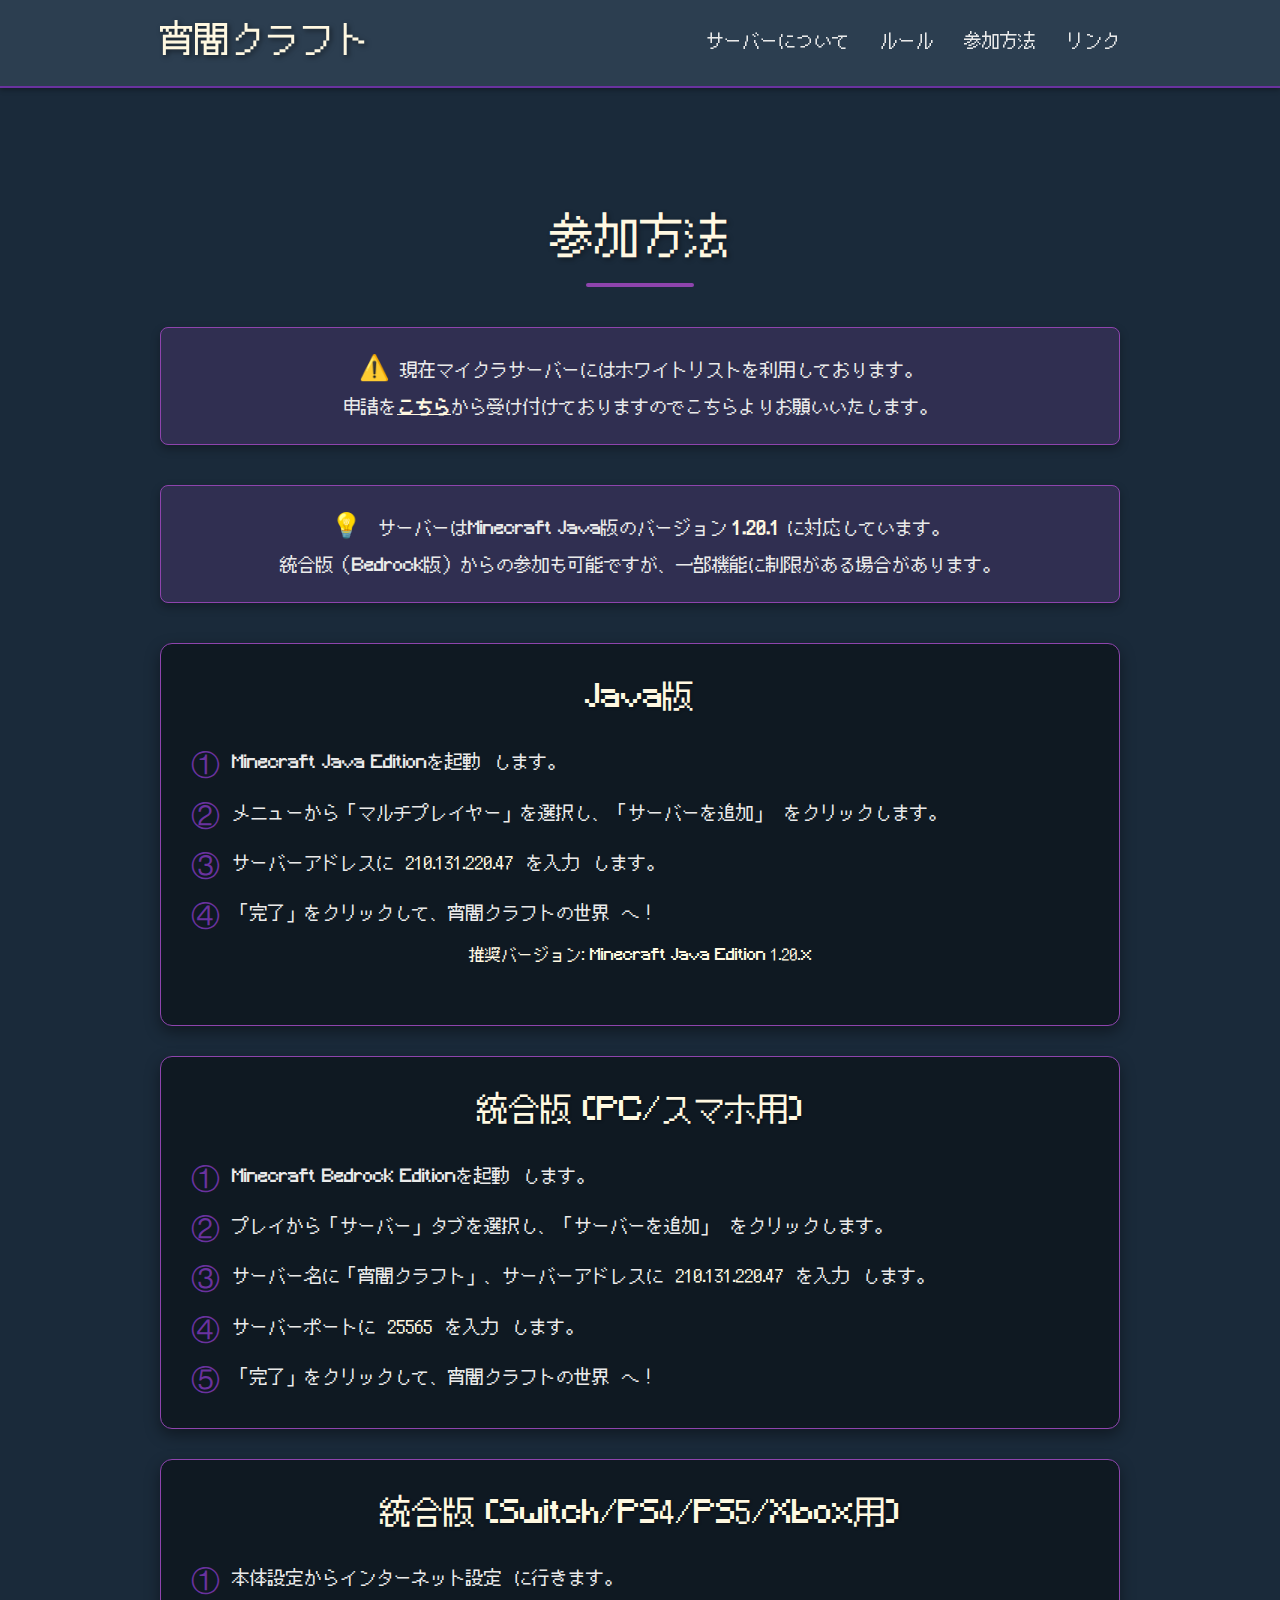
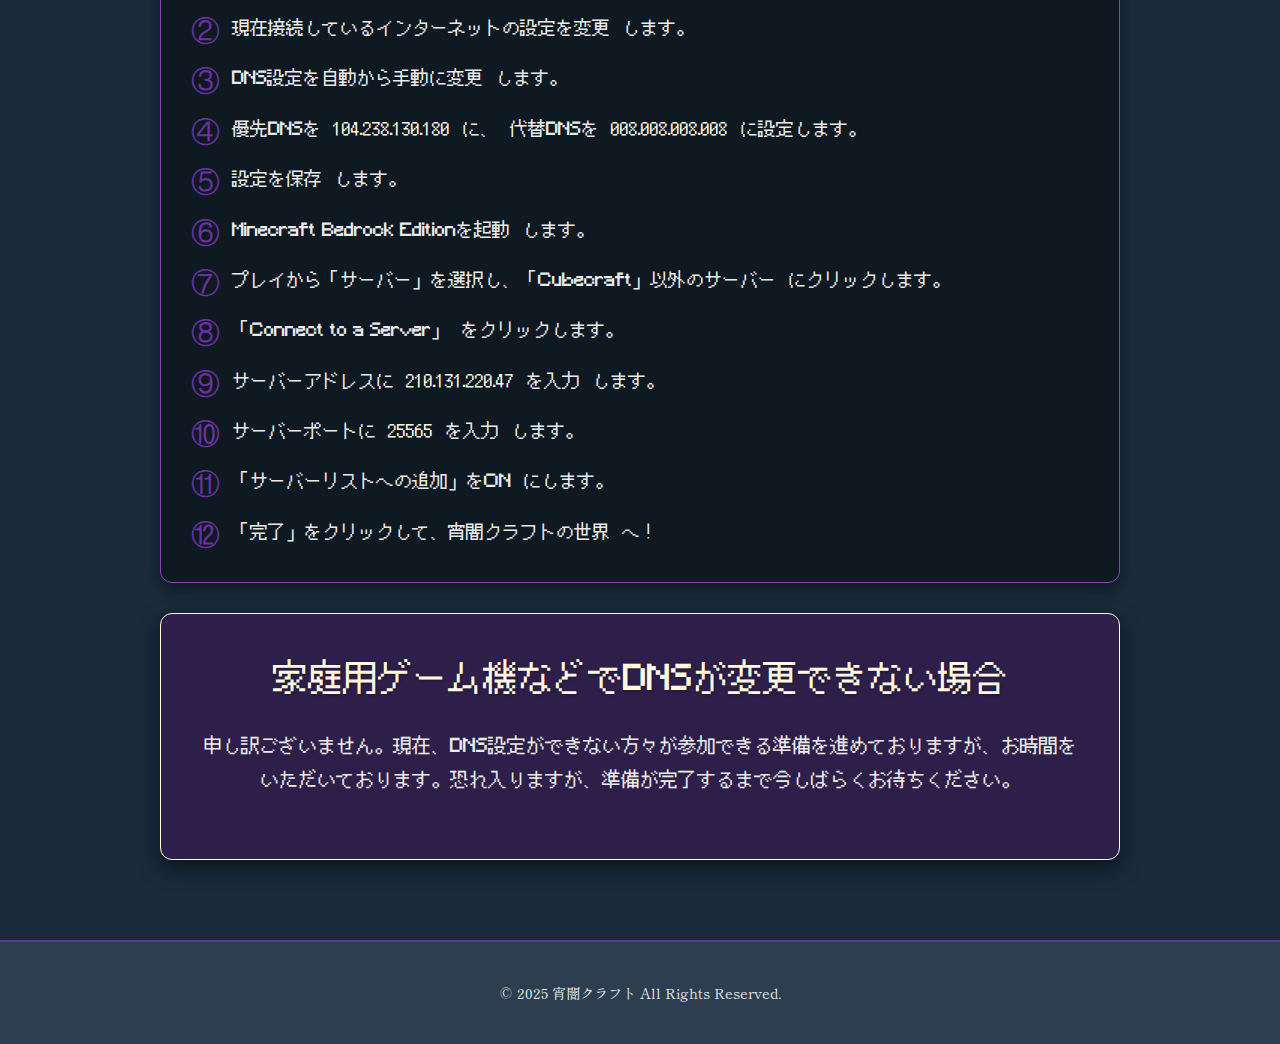
<file: join.html>
<!DOCTYPE html>
<html lang="ja">
<head>
    <meta charset="UTF-8">
    <meta name="viewport" content="width=device-width, initial-scale=1.0">
    <title>宵闇クラフト - 参加方法</title>
    <link rel="preconnect" href="https://fonts.googleapis.com">
    <link rel="preconnect" href="https://fonts.gstatic.com" crossorigin>
    <link rel="icon" href="favicon.ico" type="image/x-icon">
    <link href="https://fonts.googleapis.com/css2?family=Shippori+Mincho:wght@400;600&display=swap" rel="stylesheet">
    <link rel="stylesheet" href="style.css">
</head>
<body>
    <header class="header">
        <div class="container">
            <h1 class="site-logo">宵闇クラフト</h1>
            <nav class="main-nav">
                <ul>
                    <li><a href="index.html#about">サーバーについて</a></li>
                    <li><a href="index.html#rules">ルール</a></li>
                    <li><a href="join.html">参加方法</a></li>
                    <li><a href="index.html#links">リンク</a></li>
                </ul>
            </nav>
        </div>
    </header>

    <main>
        <section id="join-method" class="section reveal">
            <div class="container">
                <h2 class="section-title">参加方法</h2>

                <div class="important-note-box">
                    <p><span class="note-icon">⚠️</span>現在マイクラサーバーにはホワイトリストを利用しております。</p>
                    <p>申請を<a href="https://forms.gle/XpYBGKYB7T55Az1a6" target="_blank" class="highlight-link">こちら</a>から受け付けておりますのでこちらよりお願いいたします。</p>
                </div>
                <div class="important-note-box">
                    <p><span class="note-icon">💡</span> サーバーはMinecraft Java版のバージョン <span class="highlight-version">1.20.1</span> に対応しています。</p>
                    <p>統合版（Bedrock版）からの参加も可能ですが、一部機能に制限がある場合があります。</p>
                </div>

                <div class="join-method-grid">
                    <div class="join-method-card">
                        <h3>Java版</h3>
                        <ol class="join-steps">
                            <li><span class="step-icon">①</span> Minecraft Java Editionを起動<span class="no-break">します。</span></li>
                            <li><span class="step-icon">②</span> メニューから「マルチプレイヤー」を選択し、「サーバーを追加」<span class="no-break">をクリックします。</span></li>
                            <li><span class="step-icon">③</span> サーバーアドレスに <span class="highlight-ip">210.131.220.47</span> を入力<span class="no-break">します。</span></li>
                            <li><span class="step-icon">④</span> 「完了」をクリックして、宵闇クラフトの世界<span class="no-break">へ！</span></li>
                        </ol>
                        <p class="version-info">推奨バージョン: Minecraft Java Edition 1.20.x</p>
                    </div>

                    <div class="join-method-card">
                        <h3>統合版 (PC/スマホ用)</h3>
                        <ol class="join-steps">
                            <li><span class="step-icon">①</span> Minecraft Bedrock Editionを起動<span class="no-break">します。</span></li>
                            <li><span class="step-icon">②</span> プレイから「サーバー」タブを選択し、「サーバーを追加」<span class="no-break">をクリックします。</span></li>
                            <li><span class="step-icon">③</span> サーバー名に「宵闇クラフト」、サーバーアドレスに <span class="highlight-ip">210.131.220.47</span> を入力<span class="no-break">します。</span></li>
                            <li><span class="step-icon">④</span> サーバーポートに <span class="highlight-ip">25565</span> を入力<span class="no-break">します。</span></li>
                            <li><span class="step-icon">⑤</span> 「完了」をクリックして、宵闇クラフトの世界<span class="no-break">へ！</span></li>
                        </ol>
                    </div>

                    <div class="join-method-card">
                        <h3>統合版 (Switch/PS4/PS5/Xbox用)</h3>
                        <ol class="join-steps">
                            <li><span class="step-icon">①</span> 本体設定からインターネット設定<span class="no-break">に行きます。</span></li>
                            <li><span class="step-icon">②</span> 現在接続しているインターネットの設定を変更<span class="no-break">します。</span></li>
                            <li><span class="step-icon">③</span> DNS設定を自動から手動に変更<span class="no-break">します。</span></li>
                            <li><span class="step-icon">④</span> 優先DNSを <span class="highlight-ip">104.238.130.180</span> <span class="no-break">に、</span>代替DNSを <span class="highlight-ip">008.008.008.008</span> <span class="no-break">に設定します。</span></li>
                            <li><span class="step-icon">⑤</span> 設定を保存<span class="no-break">します。</span></li>
                            <li><span class="step-icon">⑥</span> Minecraft Bedrock Editionを起動<span class="no-break">します。</span></li>
                            <li><span class="step-icon">⑦</span> プレイから「サーバー」を選択し、「Cubecraft」以外のサーバー<span class="no-break">にクリックします。</span></li>
                            <li><span class="step-icon">⑧</span> 「Connect to a Server」<span class="no-break">をクリックします。</span></li>
                            <li><span class="step-icon">⑨</span> サーバーアドレスに <span class="highlight-ip">210.131.220.47</span> を入力<span class="no-break">します。</span></li>
                            <li><span class="step-icon">⑩</span> サーバーポートに <span class="highlight-ip">25565</span> を入力<span class="no-break">します。</span></li>
                            <li><span class="step-icon">⑪</span> 「サーバーリストへの追加」をON<span class="no-break">にします。</span></li>
                            <li><span class="step-icon">⑫</span> 「完了」をクリックして、宵闇クラフトの世界<span class="no-break">へ！</span></li>
                        </ol>
                    </div>

                    <div class="join-method-card join-method-note">
                        <h3>家庭用ゲーム機などでDNSが変更できない場合</h3>
                        <p>申し訳ございません。現在、DNS設定ができない方々が参加できる準備を進めておりますが、お時間をいただいております。恐れ入りますが、準備が完了するまで今しばらくお待ちください。</p>
                    </div>
                </div>
            </div>
        </section>
    </main>

    <footer class="footer">
        <div class="container">
            <p>&copy; 2025 宵闇クラフト All Rights Reserved.</p>
        </div>
    </footer>

    <script src="script.js"></script>
</body>
</html>
</file>
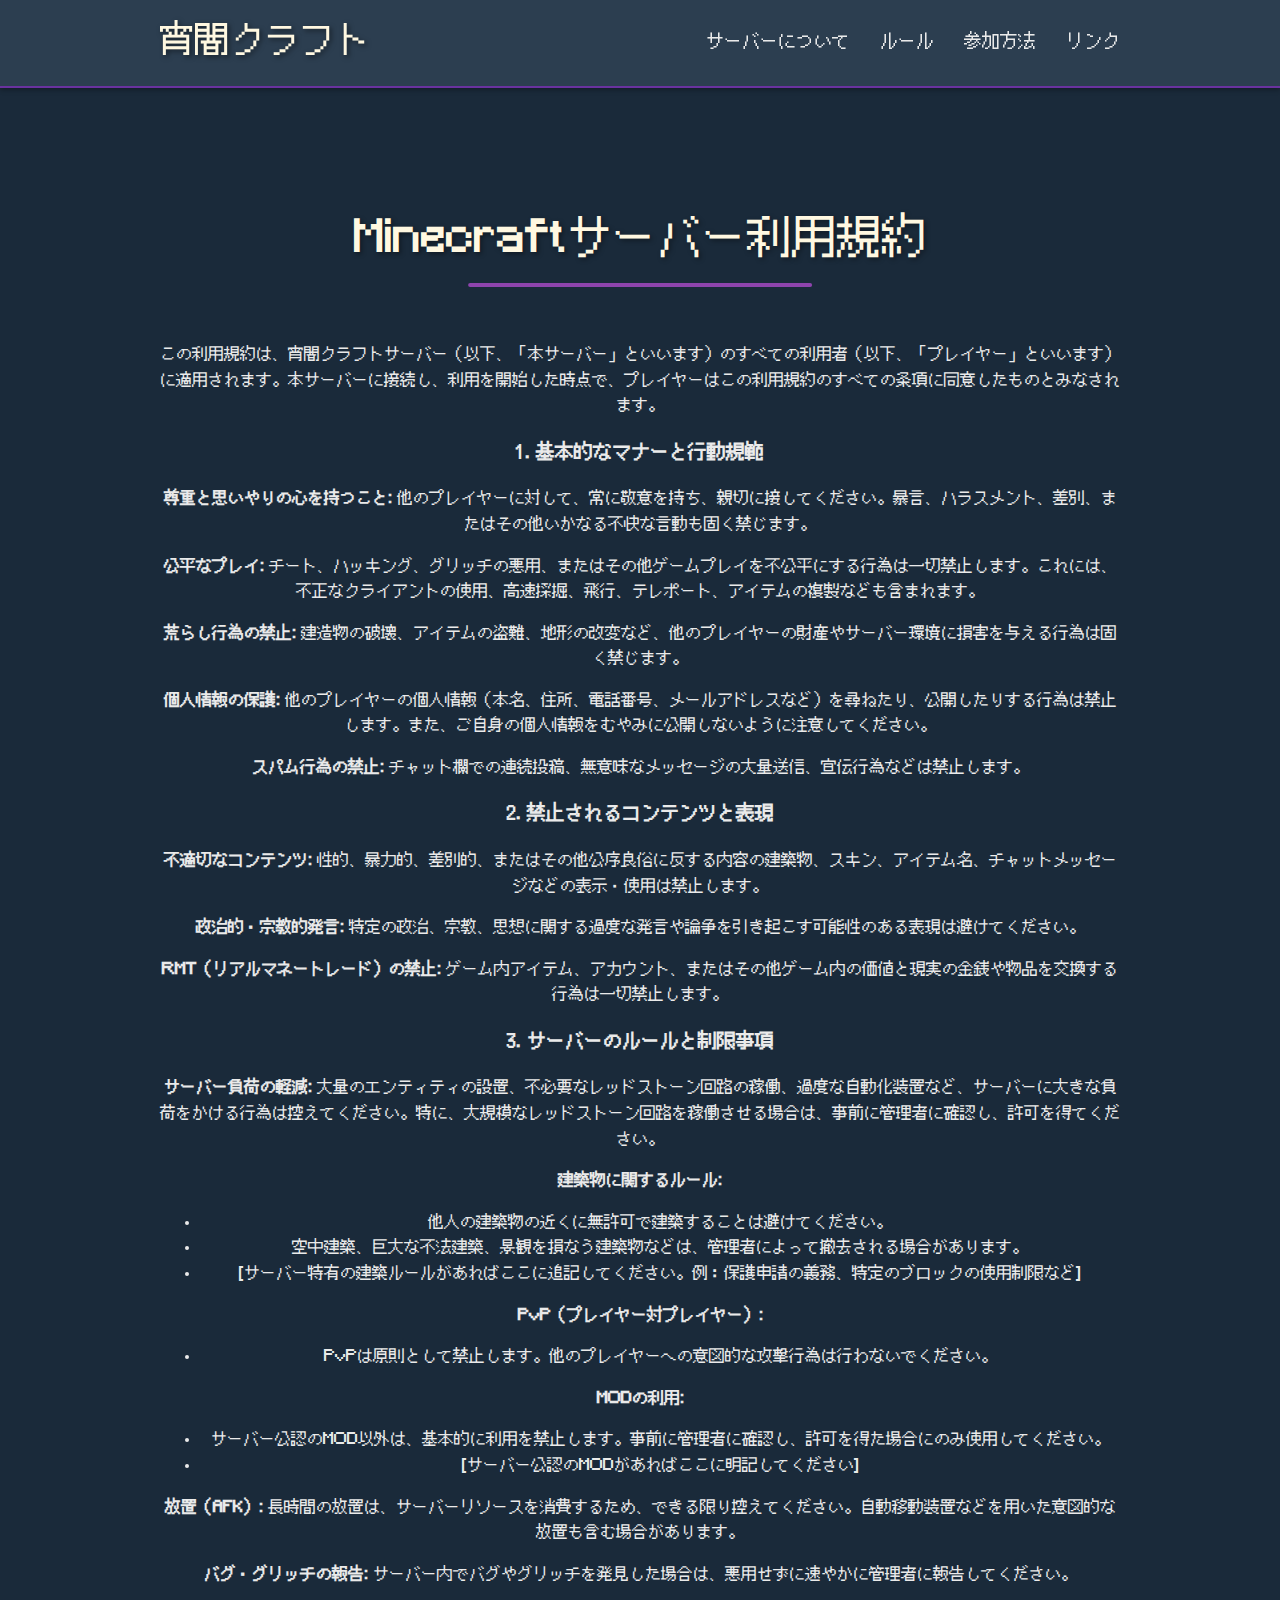
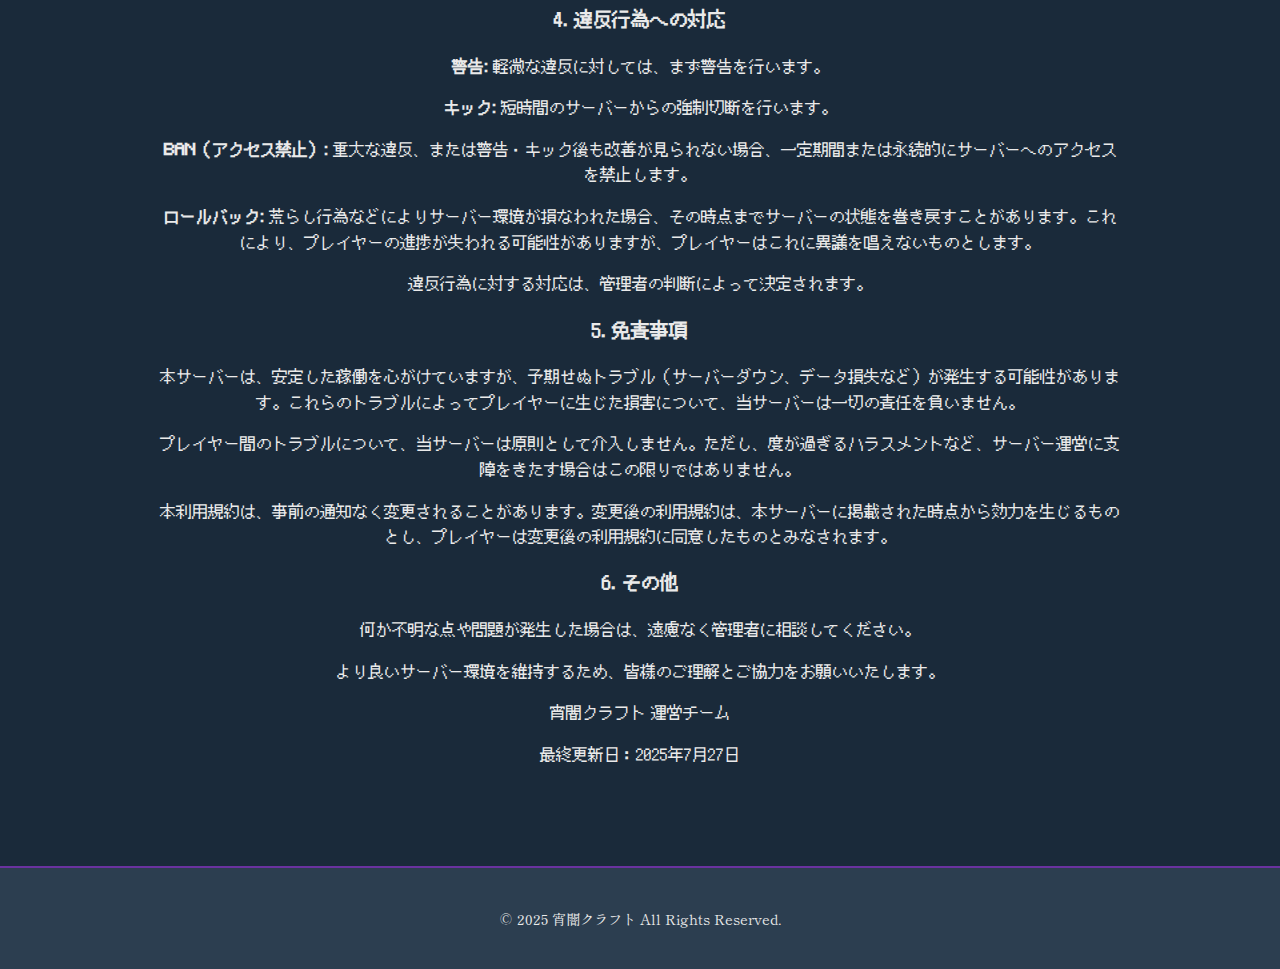
<file: terms.html>
<!DOCTYPE html>
<html lang="ja">
<head>
    <meta charset="UTF-8">
    <meta name="viewport" content="width=device-width, initial-scale=1.0">
    <title>宵闇クラフト - 利用規約</title>
    <link rel="preconnect" href="https://fonts.googleapis.com">
    <link rel="preconnect" href="https://fonts.gstatic.com" crossorigin>
    <link href="https://fonts.googleapis.com/css2?family=Shippori+Mincho:wght@400;600&display=swap" rel="stylesheet">
    <link rel="stylesheet" href="style.css">
</head>
<body>
    <header class="header">
        <div class="container">
            <h1 class="site-logo">宵闇クラフト</h1>
            <nav class="main-nav">
                <ul>
                    <li><a href="index.html#about">サーバーについて</a></li>
                    <li><a href="index.html#rules">ルール</a></li>
                    <li><a href="join.html">参加方法</a></li>
                    <li><a href="index.html#links">リンク</a></li>
                </ul>
            </nav>
        </div>
    </header>

    <main>
        <section id="terms-of-service" class="section reveal">
            <div class="container">
                <h2 class="section-title">Minecraftサーバー利用規約</h2>

                <div class="terms-content">
                    <p>この利用規約は、宵闇クラフトサーバー（以下、「本サーバー」といいます）のすべての利用者（以下、「プレイヤー」といいます）に適用されます。本サーバーに接続し、利用を開始した時点で、プレイヤーはこの利用規約のすべての条項に同意したものとみなされます。</p>

                    <h3>1. 基本的なマナーと行動規範</h3>
                    <p><strong>尊重と思いやりの心を持つこと:</strong> 他のプレイヤーに対して、常に敬意を持ち、親切に接してください。暴言、ハラスメント、差別、またはその他いかなる不快な言動も固く禁じます。</p>
                    <p><strong>公平なプレイ:</strong> チート、ハッキング、グリッチの悪用、またはその他ゲームプレイを不公平にする行為は一切禁止します。これには、不正なクライアントの使用、高速採掘、飛行、テレポート、アイテムの複製なども含まれます。</p>
                    <p><strong>荒らし行為の禁止:</strong> 建造物の破壊、アイテムの盗難、地形の改変など、他のプレイヤーの財産やサーバー環境に損害を与える行為は固く禁じます。</p>
                    <p><strong>個人情報の保護:</strong> 他のプレイヤーの個人情報（本名、住所、電話番号、メールアドレスなど）を尋ねたり、公開したりする行為は禁止します。また、ご自身の個人情報をむやみに公開しないように注意してください。</p>
                    <p><strong>スパム行為の禁止:</strong> チャット欄での連続投稿、無意味なメッセージの大量送信、宣伝行為などは禁止します。</p>

                    <h3>2. 禁止されるコンテンツと表現</h3>
                    <p><strong>不適切なコンテンツ:</strong> 性的、暴力的、差別的、またはその他公序良俗に反する内容の建築物、スキン、アイテム名、チャットメッセージなどの表示・使用は禁止します。</p>
                    <p><strong>政治的・宗教的発言:</strong> 特定の政治、宗教、思想に関する過度な発言や論争を引き起こす可能性のある表現は避けてください。</p>
                    <p><strong>RMT（リアルマネートレード）の禁止:</strong> ゲーム内アイテム、アカウント、またはその他ゲーム内の価値と現実の金銭や物品を交換する行為は一切禁止します。</p>

                    <h3>3. サーバーのルールと制限事項</h3>
                    <p><strong>サーバー負荷の軽減:</strong> 大量のエンティティの設置、不必要なレッドストーン回路の稼働、過度な自動化装置など、サーバーに大きな負荷をかける行為は控えてください。特に、大規模なレッドストーン回路を稼働させる場合は、事前に管理者に確認し、許可を得てください。</p>
                    <p><strong>建築物に関するルール:</strong></p>
                    <ul>
                        <li>他人の建築物の近くに無許可で建築することは避けてください。</li>
                        <li>空中建築、巨大な不法建築、景観を損なう建築物などは、管理者によって撤去される場合があります。</li>
                        <li>[サーバー特有の建築ルールがあればここに追記してください。例：保護申請の義務、特定のブロックの使用制限など]</li>
                    </ul>
                    <p><strong>PvP（プレイヤー対プレイヤー）:</strong></p>
                    <ul>
                        <li>PvPは原則として禁止します。他のプレイヤーへの意図的な攻撃行為は行わないでください。</li>
                    </ul>
                    <p><strong>MODの利用:</strong></p>
                    <ul>
                        <li>サーバー公認のMOD以外は、基本的に利用を禁止します。事前に管理者に確認し、許可を得た場合にのみ使用してください。</li>
                        <li>[サーバー公認のMODがあればここに明記してください]</li>
                    </ul>
                    <p><strong>放置（AFK）:</strong> 長時間の放置は、サーバーリソースを消費するため、できる限り控えてください。自動移動装置などを用いた意図的な放置も含む場合があります。</p>
                    <p><strong>バグ・グリッチの報告:</strong> サーバー内でバグやグリッチを発見した場合は、悪用せずに速やかに管理者に報告してください。</p>

                    <h3>4. 違反行為への対応</h3>
                    <p><strong>警告:</strong> 軽微な違反に対しては、まず警告を行います。</p>
                    <p><strong>キック:</strong> 短時間のサーバーからの強制切断を行います。</p>
                    <p><strong>BAN（アクセス禁止）:</strong> 重大な違反、または警告・キック後も改善が見られない場合、一定期間または永続的にサーバーへのアクセスを禁止します。</p>
                    <p><strong>ロールバック:</strong> 荒らし行為などによりサーバー環境が損なわれた場合、その時点までサーバーの状態を巻き戻すことがあります。これにより、プレイヤーの進捗が失われる可能性がありますが、プレイヤーはこれに異議を唱えないものとします。</p>
                    <p>違反行為に対する対応は、管理者の判断によって決定されます。</p>

                    <h3>5. 免責事項</h3>
                    <p>本サーバーは、安定した稼働を心がけていますが、予期せぬトラブル（サーバーダウン、データ損失など）が発生する可能性があります。これらのトラブルによってプレイヤーに生じた損害について、当サーバーは一切の責任を負いません。</p>
                    <p>プレイヤー間のトラブルについて、当サーバーは原則として介入しません。ただし、度が過ぎるハラスメントなど、サーバー運営に支障をきたす場合はこの限りではありません。</p>
                    <p>本利用規約は、事前の通知なく変更されることがあります。変更後の利用規約は、本サーバーに掲載された時点から効力を生じるものとし、プレイヤーは変更後の利用規約に同意したものとみなされます。</p>

                    <h3>6. その他</h3>
                    <p>何か不明な点や問題が発生した場合は、遠慮なく管理者に相談してください。</p>
                    <p>より良いサーバー環境を維持するため、皆様のご理解とご協力をお願いいたします。</p>
                    <p>宵闇クラフト 運営チーム</p>

                    <p class="last-updated">最終更新日：2025年7月27日</p>
                </div>
            </div>
        </section>
    </main>

    <footer class="footer">
        <div class="container">
            <p>&copy; 2025 宵闇クラフト All Rights Reserved.</p>
        </div>
    </footer>

    <script src="script.js"></script>
</body>
</html>
</file>
<file: style.css>
/* --- カスタムフォントの定義 --- */
@font-face {
    font-family: 'MinecraftCustomFont';
    src: url('fonts/Minecraft_en.ttf') format('truetype');
    font-weight: normal;
    font-style: normal;
    font-display: swap;
    unicode-range: U+0020-007F; /* 半角英数字 */
}

@font-face {
    font-family: 'MinecraftCustomFont';
    src: url('fonts/Minecraft_ja.ttf') format('truetype');
    font-weight: normal;
    font-style: normal;
    font-display: swap;
    /* 日本語、数字、記号のUnicode範囲 */
    unicode-range: U+0030-0039, U+3040-309F, U+30A0-30FF, U+FF66-FF9F, U+4E00-9FFF, U+3000-303F, U+FF00-FFEF;
}

/* --- カラーパレットと基本設定 --- */
:root {
    --color-dark-navy: #1A2A3A; /* 暗い紺 - 背景メイン (夜の空の深み) */
    --color-deep-purple: #3A1954; /* 暗い紫 - 背景アクセント (宵闇の幻想的な色) */
    --color-main-navy: #2C3E50; /* メインの紺 */
    --color-main-purple: #6A329F; /* メインの紫 */
    --color-accent-purple: #8E44AD; /* アクセントの紫 (星の輝きや魔法の光) */
    --color-light-text: #EAEAEA; /* 明るいテキスト色 */
    --color-highlight: #FFF8E1; /* グロウストーンや星のような光る色 */
    --color-button-hover: #A06EC7; /* ボタンホバー色 */
    --font-minecraft: 'MinecraftCustomFont', sans-serif; /* ここで定義したカスタムフォント名を使用 */
}

/* 全ての要素にbox-sizingを適用し、レイアウト崩れを防ぐ */
* {
    box-sizing: border-box;
}

body {
    font-family: var(--font-minecraft); /* サイト全体にカスタムフォントを適用 */
    margin: 0;
    background-color: var(--color-dark-navy);
    color: var(--color-light-text);
    line-height: 1.6;
    overflow-x: hidden; /* 横スクロールバーを防ぐ */
}

.container {
    max-width: 1000px;
    margin: 0 auto;
    padding: 0 20px;
}

/* ヘッダー */
.header {
    background-color: var(--color-main-navy);
    padding: 15px 0;
    border-bottom: 2px solid var(--color-main-purple); /* 宵闇の境界線 */
    box-shadow: 0 2px 5px rgba(0, 0, 0, 0.3);
    position: sticky; /* スクロールしてもヘッダーを上部に固定 */
    top: 0;
    z-index: 1000; /* 他の要素より手前に表示 */
}

.header .container {
    display: flex;
    justify-content: space-between;
    align-items: center;
}

.site-logo {
    color: var(--color-highlight);
    font-size: 2.2em;
    margin: 0;
    text-shadow: 2px 2px 5px rgba(0, 0, 0, 0.5); /* 文字に影をつけて立体感 */
    font-weight: normal; /* 太字解除 */
}

.main-nav ul {
    list-style: none;
    margin: 0;
    padding: 0;
    display: flex;
}

.main-nav li {
    margin-left: 30px;
}

.main-nav a {
    color: var(--color-light-text);
    text-decoration: none;
    font-size: 1.1em;
    padding: 5px 0;
    position: relative;
    font-weight: normal; /* 太字解除 */
}

.main-nav a::after { /* ホバー時のアンダーラインアニメーション */
    content: '';
    position: absolute;
    left: 0;
    bottom: 0;
    width: 0;
    height: 2px;
    background-color: var(--color-accent-purple);
    transition: width 0.3s ease-out;
}

.main-nav a:hover::after {
    width: 100%;
}

/* ヒーローセクション (トップビジュアル) */
.hero-section {
    /* hero-background.webpをimagesフォルダに配置し、サーバーの美しい夜景や建築物の画像を設定してください */
    background: linear-gradient(rgba(0,0,0,0.6), rgba(0,0,0,0.6)), url('images/hero-background.webp') no-repeat center center/cover;
    height: 600px;
    display: flex;
    justify-content: center;
    align-items: center;
    text-align: center;
    color: var(--color-highlight);
    position: relative;
    overflow: hidden;
    box-shadow: inset 0 0 50px rgba(0, 0, 0, 0.5), /* 内側影で奥行き */
                0 10px 20px rgba(0, 0, 0, 0.5); /* 下に影 */
}

.hero-content {
    animation: fadeInScale 1s ease-out forwards; /* フェードインとスケールアップアニメーション */
}

.hero-section h2 {
    font-size: 3.5em;
    margin-bottom: 10px;
    text-shadow: 3px 3px 7px rgba(0, 0, 0, 0.6);
    font-weight: normal; /* 太字解除 */
}

.server-status {
    font-size: 1.2em;
    color: #4CAF50; /* 緑色でオンライン表示 (初期値、JSで変更) */
    font-weight: normal; /* 太字解除 */
    margin-bottom: 10px;
}

.server-tagline {
    font-size: 1.5em;
    margin-bottom: 30px;
    text-shadow: 2px 2px 5px rgba(0, 0, 0, 0.5);
    font-weight: normal; /* 太字解除 */
}

.ip-address-box {
    background-color: rgba(0, 0, 0, 0.6);
    border: 2px solid var(--color-main-purple);
    padding: 15px 25px;
    border-radius: 8px;
    display: inline-flex;
    align-items: center;
    gap: 15px;
    font-size: 1.4em;
    margin-bottom: 30px;
    /* accent-purpleのRGB値を直接指定してbox-shadowを作成 (光るエフェクト) */
    box-shadow: 0 0 15px rgba(142, 68, 173, 0.5);
    transition: box-shadow 0.3s ease-out;
}

.ip-address-box:hover {
    box-shadow: 0 0 25px rgba(142, 68, 173, 0.8); /* ホバー時のより強い光 */
}

#ip-address {
    font-weight: normal; /* 太字解除 */
    color: var(--color-highlight);
    user-select: all; /* 全選択可能に */
}

.btn {
    display: inline-block;
    background-color: var(--color-accent-purple);
    color: var(--color-light-text);
    padding: 15px 30px;
    text-decoration: none;
    border-radius: 8px;
    font-size: 1.3em;
    transition: background-color 0.3s ease, transform 0.2s ease;
    box-shadow: 0 5px 10px rgba(0, 0, 0, 0.4);
    font-weight: normal; /* 太字解除 */
}

.btn:hover {
    background-color: var(--color-button-hover);
    transform: translateY(-3px); /* 少し浮き上がる */
    box-shadow: 0 8px 15px rgba(0, 0, 0, 0.5);
}

/* 各セクション共通スタイル */
.section {
    padding: 80px 0;
    text-align: center;
    position: relative;
    opacity: 0; /* JSで表示時にフェードインさせる */
    transform: translateY(20px);
    transition: opacity 0.6s ease-out, transform 0.6s ease-out;
}

.section.active { /* JSで追加されるクラス */
    opacity: 1;
    transform: translateY(0);
}

.section:nth-of-type(odd) { /* 奇数セクションの背景色 (夜の空の深み) */
    background-color: var(--color-dark-navy);
}

.section:nth-of-type(even) { /* 偶数セクションの背景色 (宵闇の幻想的な色) */
    background-color: var(--color-deep-purple);
}

.section-title {
    font-size: 2.8em;
    color: var(--color-highlight);
    margin-bottom: 50px;
    position: relative;
    display: inline-block; /* 擬似要素の位置調整用 */
    text-shadow: 2px 2px 5px rgba(0, 0, 0, 0.4);
    font-weight: normal; /* 太字解除 */
}

.section-title::after { /* 下線アニメーション (アクセントカラーで光る線) */
    content: '';
    position: absolute;
    left: 50%;
    transform: translateX(-50%);
    bottom: -10px;
    width: 60%;
    height: 4px;
    background-color: var(--color-accent-purple);
    border-radius: 2px;
}

/* サーバーについてセクション */
.about-section .content-grid {
    display: flex;
    gap: 40px;
    align-items: center;
    text-align: left;
    margin-top: 30px;
}

.about-section .text-content {
    flex: 1;
    font-size: 1.1em;
    font-weight: normal; /* 太字解除 */
}

.about-section .image-content {
    flex: 1;
    text-align: right;
}

.about-section img {
    max-width: 100%;
    height: auto;
    border: 3px solid var(--color-main-purple); /* 枠線も宵闇の色で */
    border-radius: 8px;
    box-shadow: 0 0 20px rgba(142, 68, 173, 0.3); /* 光る影 */
}

/* ルールセクション (個別のカード形式) */
.rule-grid {
    display: grid;
    grid-template-columns: repeat(auto-fit, minmax(300px, 1fr));
    gap: 25px;
    margin-top: 30px;
}

.rule-card {
    background-color: rgba(0, 0, 0, 0.4);
    border: 1px solid var(--color-main-purple);
    border-radius: 10px;
    padding: 25px;
    text-align: left;
    display: flex;
    flex-direction: column;
    align-items: flex-start;
    transition: transform 0.2s ease, box-shadow 0.2s ease;
    box-shadow: 0 4px 10px rgba(0, 0, 0, 0.3);
    font-weight: normal;
}

.rule-card:hover {
    transform: translateY(-5px);
    box-shadow: 0 8px 15px rgba(0, 0, 0, 0.5);
}

.rule-card .rule-icon {
    font-size: 2.2em;
    color: var(--color-highlight);
    margin-bottom: 15px;
    line-height: 1;
    font-weight: normal;
}

.rule-card h3 {
    font-size: 1.5em;
    color: var(--color-accent-purple);
    margin-top: 0;
    margin-bottom: 10px;
    font-weight: normal;
}

.rule-card p {
    font-size: 1em;
    line-height: 1.7;
    margin-bottom: 0;
    font-weight: normal;
}

/* 違反行為への対応・免責事項のカードは少し異なる色にしても良いかも */
.rule-card.rule-consequences {
    background-color: rgba(58, 25, 84, 0.5);
    border-color: var(--color-accent-purple);
}

/* --- 参加方法セクション (join.html用) --- */
.join-method-grid {
    display: grid;
    /* 常に1カラム表示にし、各カードがコンテナの最大幅に広がるように変更 */
    grid-template-columns: 1fr;
    gap: 30px; /* カード間のスペースを維持 */
    margin-top: 40px;
    text-align: left;
    align-items: stretch; /* グリッドアイテムの高さを揃える */
}

.join-method-card {
    background-color: rgba(0, 0, 0, 0.4);
    border: 1px solid var(--color-accent-purple);
    border-radius: 12px;
    padding: 30px;
    box-shadow: 0 6px 15px rgba(0, 0, 0, 0.4);
    transition: transform 0.2s ease, box-shadow 0.2s ease;
    display: flex;
    flex-direction: column;
    justify-content: flex-start; /* カードの先頭からコンテンツを配置 */
    height: 100%; /* 親要素 (グリッド) の高さに合わせる */
}

.join-method-card:hover {
    transform: translateY(-8px);
    box-shadow: 0 12px 25px rgba(0, 0, 0, 0.6);
}

.join-method-card h3 {
    font-size: 2em;
    color: var(--color-highlight);
    margin-top: 0;
    margin-bottom: 25px;
    text-align: center;
    font-weight: normal;
    text-shadow: 1px 1px 3px rgba(0, 0, 0, 0.3);
}

.join-method-card .join-steps {
    list-style: none;
    padding: 0;
    margin: 0;
    display: flex;
    flex-direction: column;
    gap: 18px;
    flex-grow: 1; /* リスト部分がカード内で利用可能なスペースを全て占める */
}

.join-method-card .join-steps li {
    display: flex;
    align-items: flex-start; /* テキストの先頭にアイコンを合わせる */
    gap: 12px;
    font-size: 1.15em;
    font-weight: normal;
    line-height: 1.5; /* 行の高さを少し上げて読みやすくする */
}

.join-method-card .step-icon {
    font-size: 1.6em;
    color: var(--color-main-purple);
    flex-shrink: 0; /* アイコンが縮まないようにする */
    font-weight: normal;
    line-height: 1;
    padding-top: 0.1em; /* アイコンの縦位置を微調整 */
    text-align: right; /* アイコンの数字を右寄せにして、揃える効果を狙う */
}

.highlight-ip {
    color: var(--color-highlight);
    font-weight: normal;
    word-wrap: break-word;   /* 長い単語を途中で改行させる（IPアドレス用） */
}

/* 日本語の句読点などが不自然に改行されないようにするためのクラス */
.no-break {
    white-space: nowrap; /* この要素内では改行しない */
    /* display: inline-block; は削除（Flexboxの挙動と干渉する場合があるため） */
}

.version-info {
    margin-top: auto; /* カードの下部に配置されるようにする */
    font-size: 1em;
    color: var(--color-highlight);
    background-color: rgba(var(--color-main-purple), 0.3);
    padding: 10px 15px;
    border-radius: 5px;
    display: inline-block;
    font-weight: normal;
    text-align: center;
    width: 100%;
    box-sizing: border-box;
}

/* 特別な注意書きカード */
.join-method-card.join-method-note {
    grid-column: 1 / -1; /* グリッドの全幅を占める */
    text-align: center;
    background-color: rgba(58, 25, 84, 0.6);
    border-color: var(--color-highlight);
    padding: 40px;
    box-shadow: 0 8px 20px rgba(0, 0, 0, 0.5);
    height: auto; /* 高さはコンテンツに合わせる */
    display: block; /* Flexboxではなくブロック要素として扱う */
}

.join-method-card.join-method-note h3 {
    color: var(--color-highlight);
    font-size: 2.2em;
    margin-bottom: 20px;
}

.join-method-card.join-method-note p {
    font-size: 1.2em;
    color: var(--color-light-text);
    line-height: 1.8;
}

/* --- 参加方法ページの注意書きスタイル --- */
.important-note-box {
    background-color: rgba(142, 68, 173, 0.2); /* アクセントカラーの薄い背景 */
    border: 1px solid var(--color-accent-purple);
    border-radius: 8px;
    padding: 20px 30px;
    margin-bottom: 40px; /* 下の参加方法カードとの間隔 */
    text-align: center;
    box-shadow: 0 4px 10px rgba(0, 0, 0, 0.3);
    font-size: 1.1em;
    line-height: 1.8;
}

.important-note-box p {
    margin: 0;
    color: var(--color-light-text);
    font-weight: normal;
}

.important-note-box .note-icon {
    color: var(--color-highlight); /* アイコンの色 */
    font-size: 1.4em;
    margin-right: 10px;
    vertical-align: middle; /* テキストとアイコンの縦位置を揃える */
}

.important-note-box .highlight-version {
    color: var(--color-highlight); /* バージョン番号を強調 */
    font-weight: bold; /* 太字にする */
    font-size: 1.1em; /* 少し大きくする */
}

/* --- ホワイトリスト申請リンクのスタイル (join.html用) --- */
.important-note-box .highlight-link {
    color: var(--color-highlight); /* 強調色 */
    text-decoration: underline; /* 下線 */
    font-weight: bold; /* 太字 */
    transition: color 0.3s ease;
}

.important-note-box .highlight-link:hover {
    color: var(--color-accent-purple); /* ホバーでアクセント色に */
}


/* --- プラグイン使い方ページ (plugins.html用) --- */
.plugin-section {
    background-color: rgba(0, 0, 0, 0.4);
    border: 1px solid var(--color-accent-purple);
    border-radius: 12px;
    padding: 30px;
    margin-bottom: 40px; /* 各セクション間のスペース */
    box-shadow: 0 6px 15px rgba(0, 0, 0, 0.4);
    text-align: left;
}

.plugin-section h3 {
    font-size: 2em;
    color: var(--color-highlight);
    margin-top: 0;
    margin-bottom: 20px;
    text-align: center;
    font-weight: normal;
    text-shadow: 1px 1px 3px rgba(0, 0, 0, 0.3);
}

.plugin-section p {
    font-size: 1.1em;
    color: var(--color-light-text);
    line-height: 1.6;
    margin-bottom: 30px;
    font-weight: normal;
    text-align: center; /* 説明文も中央寄せ */
}

.video-container {
    position: relative;
    width: 100%;
    /* 16:9 のアスペクト比を維持するためのトリック */
    padding-bottom: 56.25%; /* (9 / 16) * 100% */
    height: 0;
    overflow: hidden;
    background-color: #000; /* 動画が読み込まれるまでの背景 */
    border-radius: 8px;
}

.video-container video {
    position: absolute;
    top: 0;
    left: 0;
    width: 100%;
    height: 100%;
    object-fit: contain; /* 動画がコンテナに収まるように調整 */
    border: 2px solid var(--color-main-purple); /* 動画の枠線 */
    pointer-events: auto; /* コントロールの操作を可能にする */
}


/* リンクセクション */
.link-grid {
    display: flex;
    justify-content: center;
    gap: 30px;
    margin-top: 30px;
    flex-wrap: wrap;
}

.link-card {
    background-color: rgba(0, 0, 0, 0.4);
    border: 1px solid var(--color-main-purple);
    border-radius: 8px;
    padding: 30px;
    text-decoration: none;
    color: var(--color-light-text);
    width: 280px;
    display: flex;
    flex-direction: column;
    align-items: center;
    transition: transform 0.2s ease, box-shadow 0.2s ease;
}

.link-card:hover {
    transform: translateY(-8px);
    box-shadow: 0 10px 20px rgba(0, 0, 0, 0.5);
}

.link-card img {
    width: 80px;
    height: 80px;
    margin-bottom: 15px;
    filter: drop-shadow(0 0 8px rgba(142, 68, 173, 0.5));
}

.link-card h3 {
    font-size: 1.6em;
    margin-bottom: 10px;
    color: var(--color-highlight);
    font-weight: normal;
}

.link-card p {
    font-size: 0.95em;
    color: var(--color-light-text);
    font-weight: normal;
}

/* フッター */
.footer {
    background-color: var(--color-main-navy);
    color: var(--color-light-text);
    padding: 25px 0;
    text-align: center;
    font-size: 0.9em;
    border-top: 2px solid var(--color-main-purple);
    box-shadow: 0 -2px 5px rgba(0, 0, 0, 0.3);
    font-family: 'Shippori Mincho', serif; /* 明朝体フォントを適用 */
    font-weight: 400; /* 通常の太さ (400) を指定 */
}

/* アニメーションキーフレーム */
@keyframes fadeInScale {
    from {
        opacity: 0;
        transform: scale(0.95);
    }
    to {
        opacity: 1;
        transform: scale(1);
    }
}

/* レスポンシブデザイン */
@media (max-width: 768px) {
    .site-logo {
        font-size: 1.8em;
    }

    .main-nav ul {
        flex-direction: column;
        margin-top: 10px;
    }

    .main-nav li {
        margin: 5px 0;
    }

    .hero-section {
        height: 450px;
    }

    .hero-section h2 {
        font-size: 2.5em;
    }

    .server-tagline {
        font-size: 1.2em;
    }

    .ip-address-box {
        flex-direction: column;
        padding: 10px 15px;
        font-size: 1.2em;
        gap: 10px;
    }

    .btn {
        padding: 12px 25px;
        font-size: 1.1em;
    }

    .section {
        padding: 60px 0;
    }

    .section-title {
        font-size: 2.2em;
        margin-bottom: 40px;
    }

    .about-section .content-grid {
        flex-direction: column;
        gap: 30px;
    }

    .rule-grid, .join-method-grid {
        grid-template-columns: 1fr; /* 既に1frなので変更なし */
    }

    .join-steps li {
        font-size: 1.1em;
        padding: 15px 20px;
    }

    .join-method-card {
        padding: 25px;
    }

    .join-method-card h3 {
        font-size: 1.7em;
        margin-bottom: 20px;
    }

    .join-method-card .join-steps li {
        font-size: 1.05em;
    }

    .join-method-card .step-icon {
        font-size: 1.4em;
    }

    .join-method-card.join-method-note {
        padding: 30px;
    }

    .join-method-card.join-method-note h3 {
        font-size: 1.9em;
    }

    .join-method-card.join-method-note p {
        font-size: 1.1em;
    }

    .important-note-box {
        padding: 15px 20px;
        font-size: 1em;
        margin-bottom: 30px;
    }

    .plugin-section {
        padding: 20px;
        margin-bottom: 30px;
    }

    .plugin-section h3 {
        font-size: 1.6em;
        margin-bottom: 15px;
    }

    .plugin-section p {
        font-size: 1em;
        margin-bottom: 20px;
    }

    .link-card {
        width: 100%;
        max-width: 300px;
    }
}
</file>
